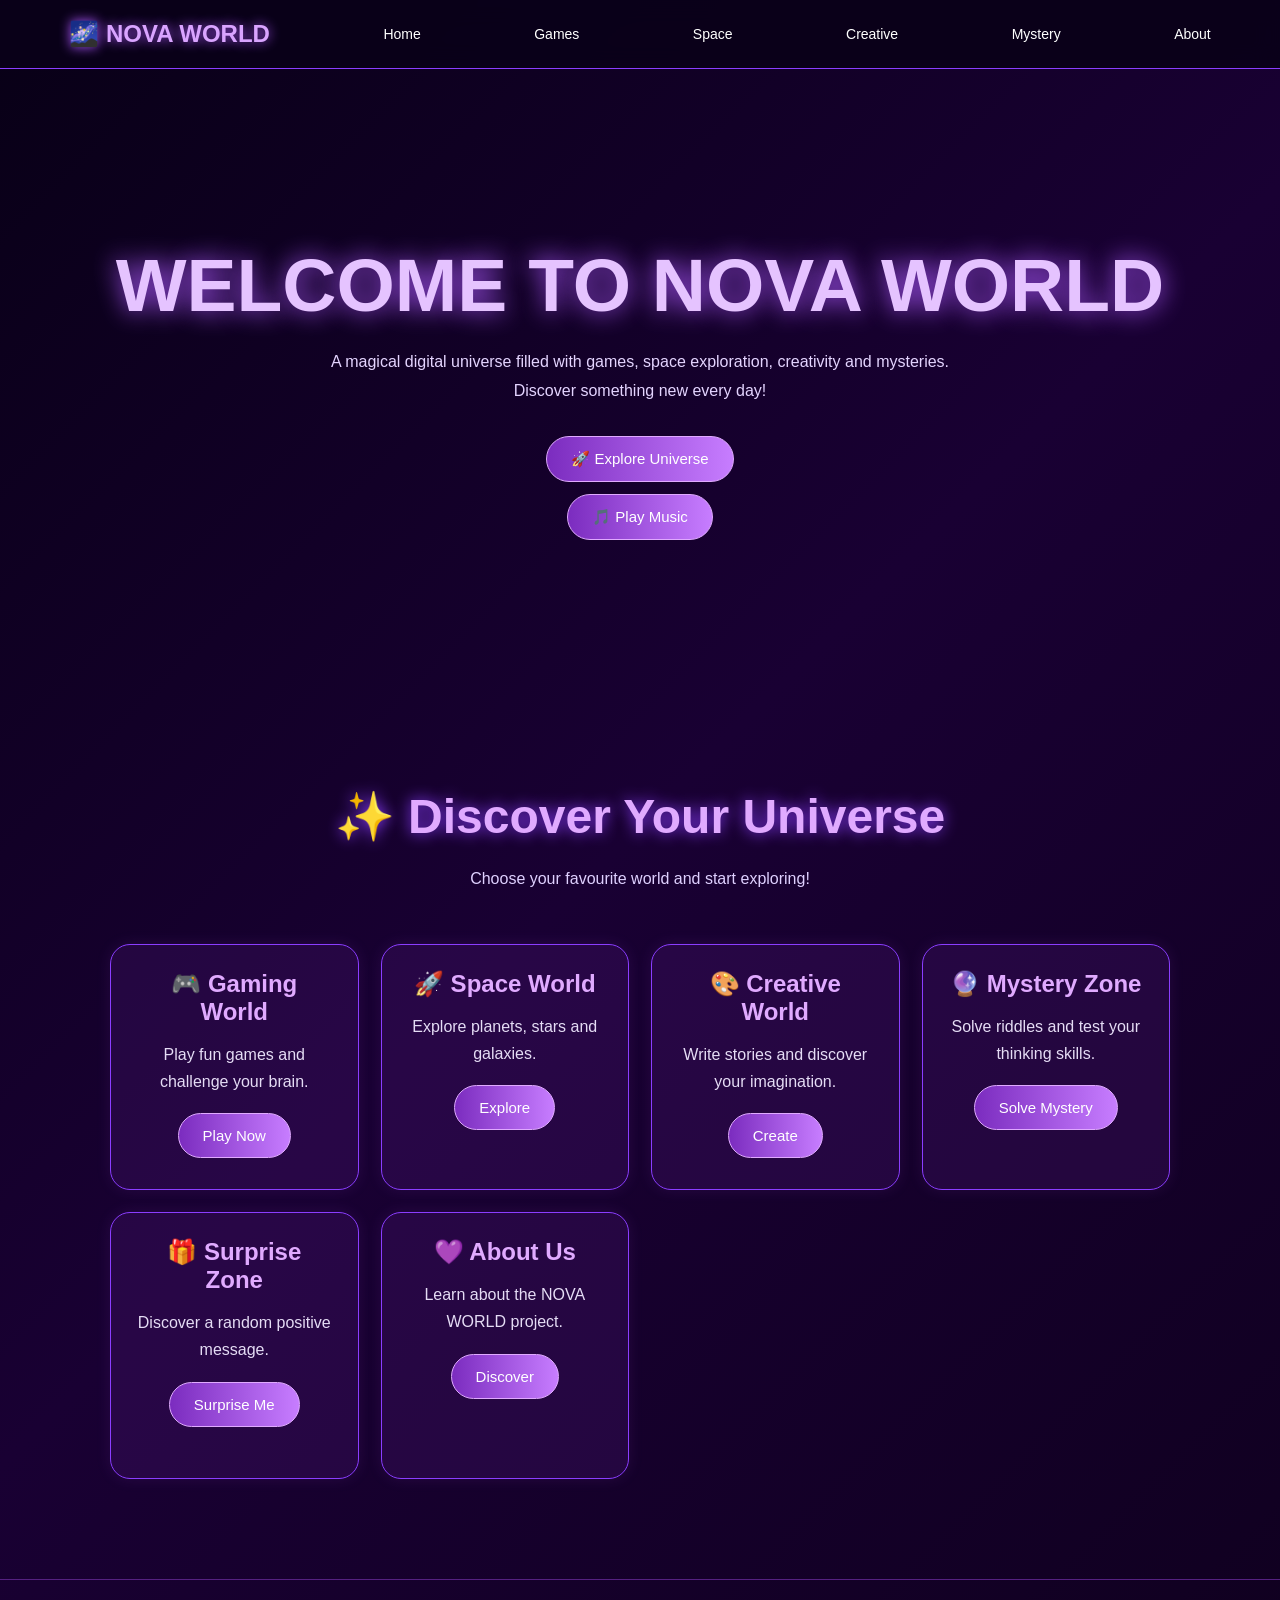
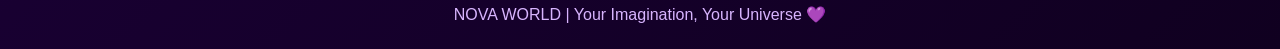
<file: index.html>
<!DOCTYPE html>
<html lang="en">
<head>
    <meta charset="UTF-8">
    <meta name="viewport" content="width=device-width, initial-scale=1.0">
    <title>NOVA WORLD | Explore the Universe</title>
    <link rel="stylesheet" href="style.css">
</head>
<body>

<div id="stars"></div>

<nav>
    <h2>🌌 NOVA WORLD</h2>
    <a href="index.html">Home</a>
    <a href="games.html">Games</a>
    <a href="space.html">Space</a>
    <a href="creative.html">Creative</a>
    <a href="mystery.html">Mystery</a>
    <a href="about.html">About</a>
</nav>

<section class="hero">
    <h1>WELCOME TO NOVA WORLD</h1>

    <p>
        A magical digital universe filled with games, space exploration,
        creativity and mysteries. Discover something new every day!
    </p>

    <a href="space.html">
        <button>🚀 Explore Universe</button>
    </a>

    <button onclick="toggleMusic()" id="musicButton">
        🎵 Play Music
    </button>

    <p id="musicStatus"></p>
</section>

<section class="content">
    <h1>✨ Discover Your Universe</h1>
    <p>Choose your favourite world and start exploring!</p>

    <div class="cards">

        <article class="card">
            <h2>🎮 Gaming World</h2>
            <p>Play fun games and challenge your brain.</p>
            <a href="games.html"><button>Play Now</button></a>
        </article>

        <article class="card">
            <h2>🚀 Space World</h2>
            <p>Explore planets, stars and galaxies.</p>
            <a href="space.html"><button>Explore</button></a>
        </article>

        <article class="card">
            <h2>🎨 Creative World</h2>
            <p>Write stories and discover your imagination.</p>
            <a href="creative.html"><button>Create</button></a>
        </article>

        <article class="card">
            <h2>🔮 Mystery Zone</h2>
            <p>Solve riddles and test your thinking skills.</p>
            <a href="mystery.html"><button>Solve Mystery</button></a>
        </article>

        <article class="card">
            <h2>🎁 Surprise Zone</h2>
            <p>Discover a random positive message.</p>
            <button onclick="surprise()">Surprise Me</button>
            <p id="surpriseText" class="result"></p>
        </article>

        <article class="card">
            <h2>💜 About Us</h2>
            <p>Learn about the NOVA WORLD project.</p>
            <a href="about.html"><button>Discover</button></a>
        </article>

    </div>
</section>

<footer>
    NOVA WORLD | Your Imagination, Your Universe 💜
</footer>

<script src="script.js"></script>
</body>
</html>
</file>
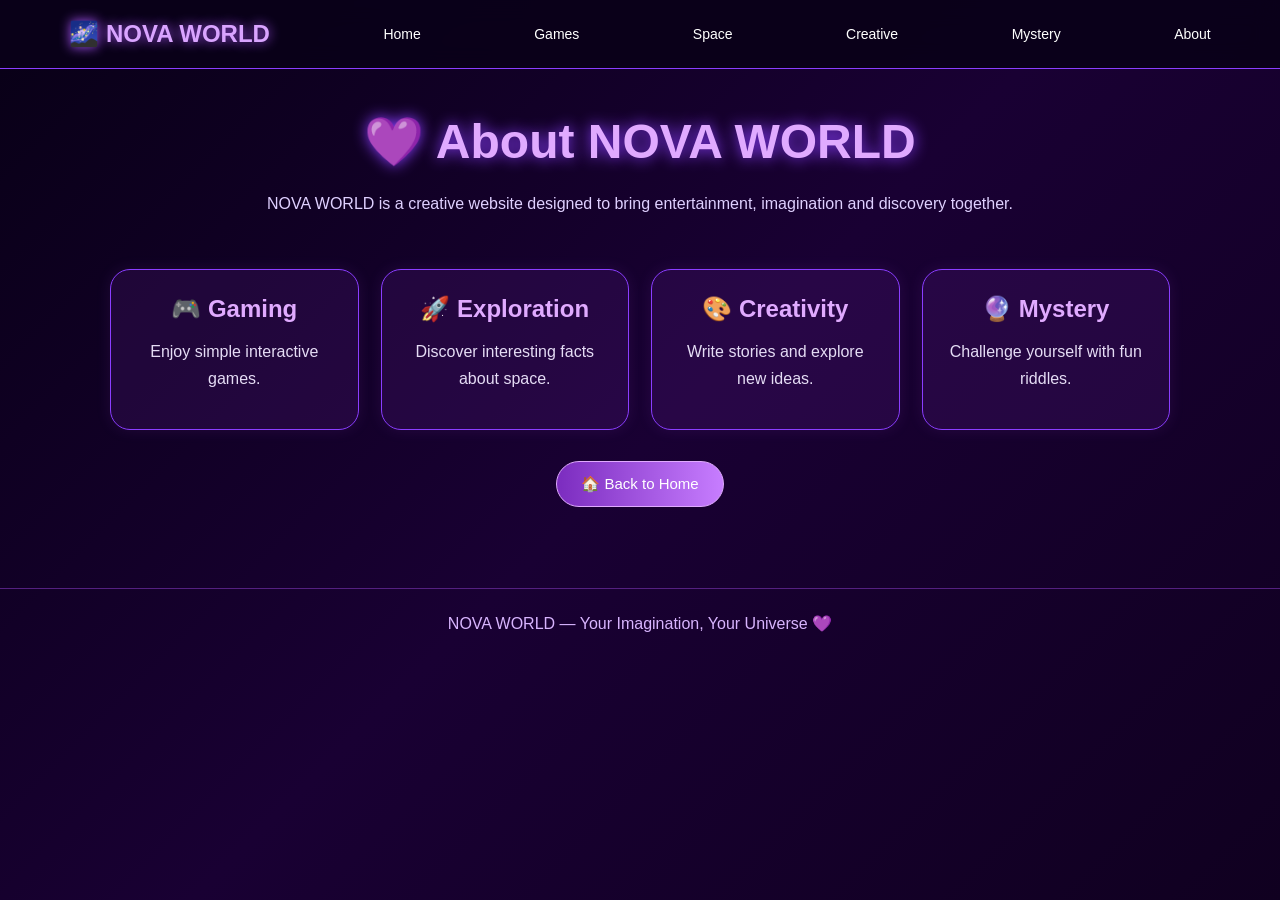
<file: about.html>
<!DOCTYPE html>
<html lang="en">
<head>
    <meta charset="UTF-8">
    <meta name="viewport" content="width=device-width, initial-scale=1.0">
    <title>NOVA WORLD | About</title>
    <link rel="stylesheet" href="style.css">
</head>
<body>

<div id="stars"></div>

<nav>
    <h2>🌌 NOVA WORLD</h2>
    <a href="index.html">Home</a>
    <a href="games.html">Games</a>
    <a href="space.html">Space</a>
    <a href="creative.html">Creative</a>
    <a href="mystery.html">Mystery</a>
    <a href="about.html">About</a>
</nav>

<section class="content">
    <h1>💜 About NOVA WORLD</h1>

    <p>
        NOVA WORLD is a creative website designed to bring
        entertainment, imagination and discovery together.
    </p>

    <div class="cards">

        <div class="card">
            <h2>🎮 Gaming</h2>
            <p>Enjoy simple interactive games.</p>
        </div>

        <div class="card">
            <h2>🚀 Exploration</h2>
            <p>Discover interesting facts about space.</p>
        </div>

        <div class="card">
            <h2>🎨 Creativity</h2>
            <p>Write stories and explore new ideas.</p>
        </div>

        <div class="card">
            <h2>🔮 Mystery</h2>
            <p>Challenge yourself with fun riddles.</p>
        </div>

    </div>

    <a href="index.html">
        <button>🏠 Back to Home</button>
    </a>
</section>

<footer>NOVA WORLD — Your Imagination, Your Universe 💜</footer>

<script src="script.js"></script>
</body>
</html>
</file>
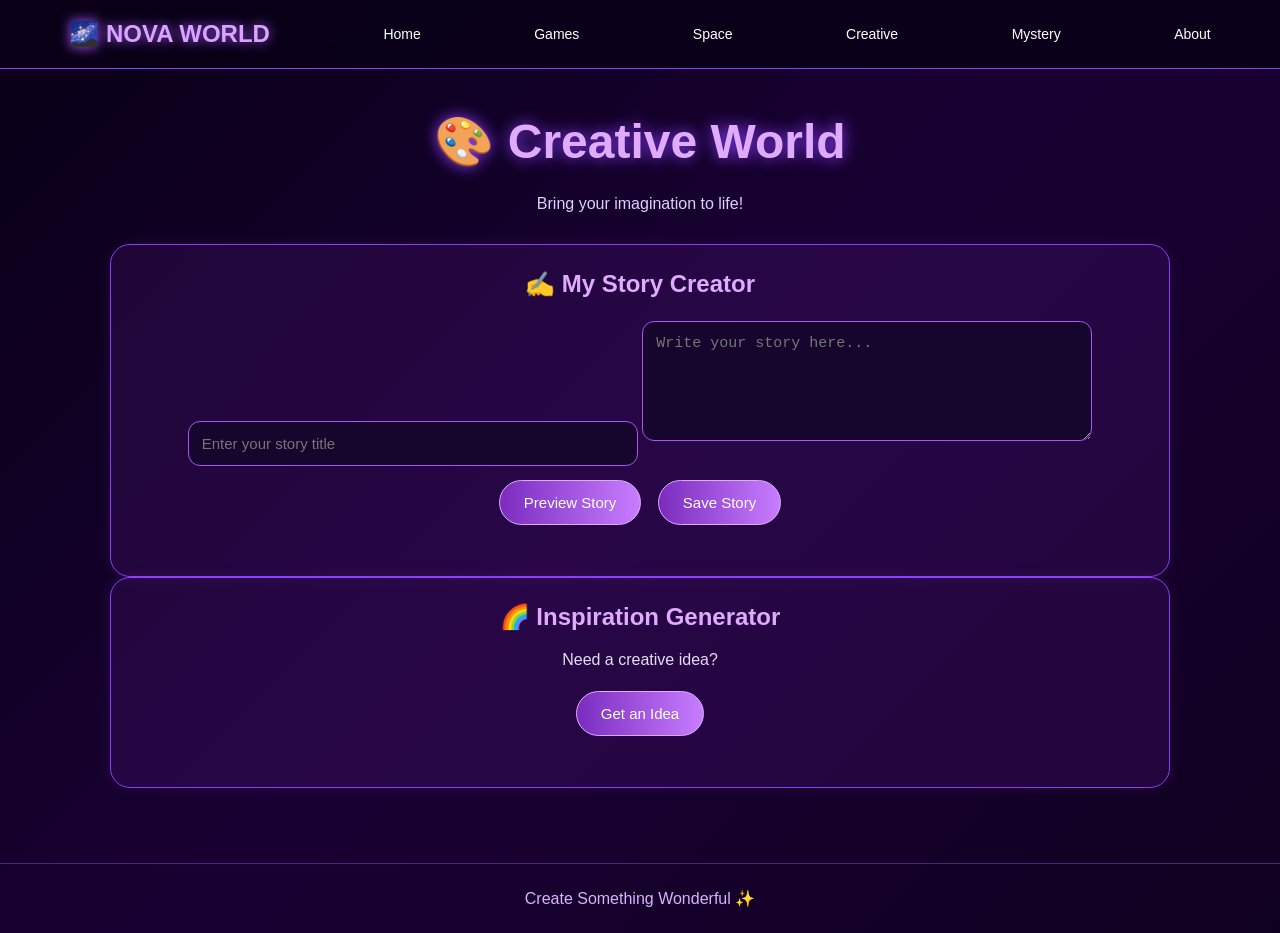
<file: creative.html>
<!DOCTYPE html>
<html lang="en">
<head>
    <meta charset="UTF-8">
    <meta name="viewport" content="width=device-width, initial-scale=1.0">
    <title>NOVA WORLD | Creative</title>
    <link rel="stylesheet" href="style.css">
</head>
<body>

<div id="stars"></div>

<nav>
    <h2>🌌 NOVA WORLD</h2>
    <a href="index.html">Home</a>
    <a href="games.html">Games</a>
    <a href="space.html">Space</a>
    <a href="creative.html">Creative</a>
    <a href="mystery.html">Mystery</a>
    <a href="about.html">About</a>
</nav>

<section class="content">
    <h1>🎨 Creative World</h1>
    <p>Bring your imagination to life!</p>

    <div class="card">
        <h2>✍️ My Story Creator</h2>

        <input id="storyTitle" placeholder="Enter your story title">

        <textarea id="storyText"
                  placeholder="Write your story here..."></textarea>

        <br>

        <button onclick="showStory()">Preview Story</button>
        <button onclick="downloadStory()">Save Story</button>

        <h2 id="previewTitle"></h2>
        <p id="previewStory" class="result"></p>
    </div>

    <div class="card">
        <h2>🌈 Inspiration Generator</h2>
        <p>Need a creative idea?</p>
        <button onclick="getIdea()">Get an Idea</button>
        <p id="ideaResult" class="result"></p>
    </div>
</section>

<footer>Create Something Wonderful ✨</footer>

<script src="script.js"></script>
</body>
</html>
</file>
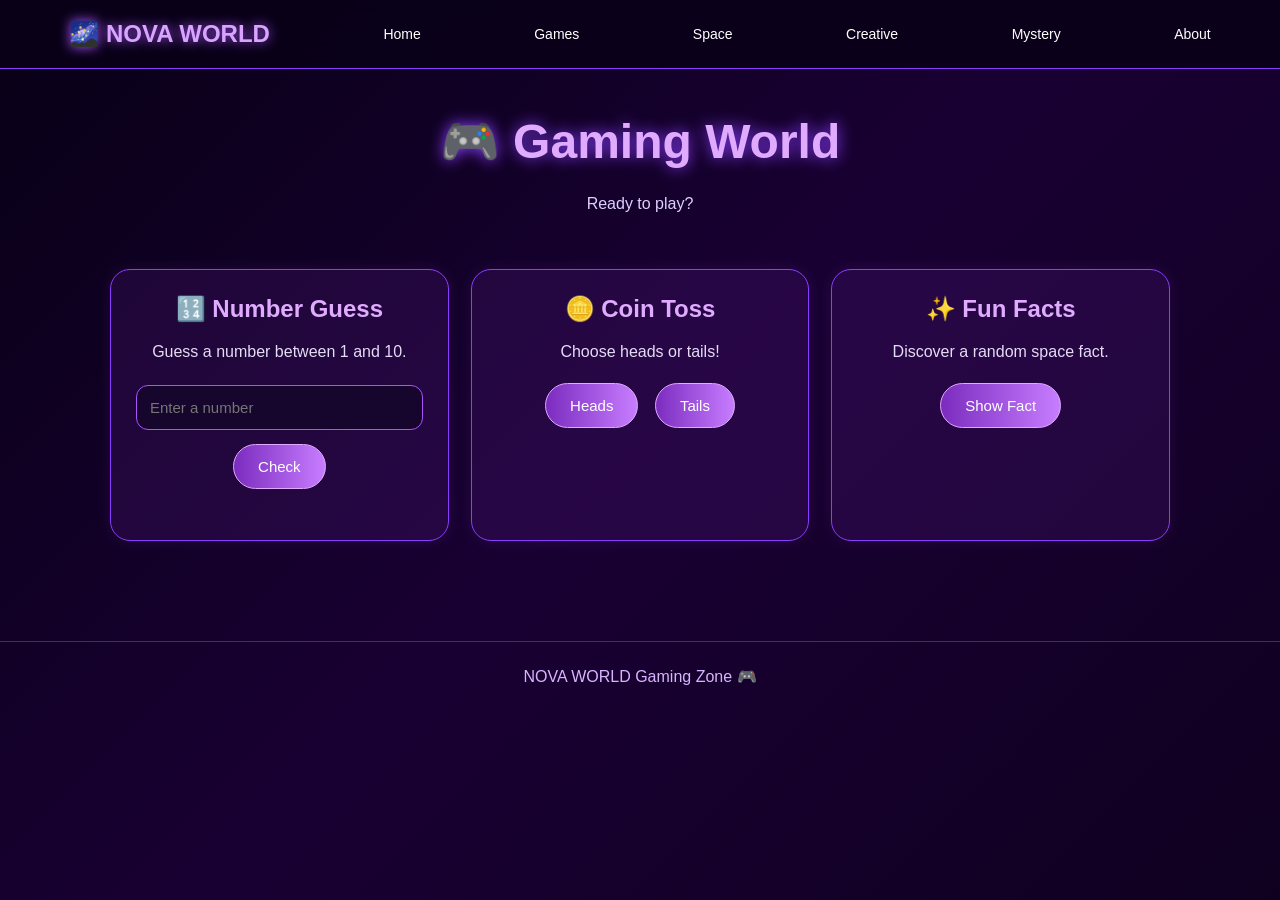
<file: games.html>
<!DOCTYPE html>
<html lang="en">
<head>
    <meta charset="UTF-8">
    <meta name="viewport" content="width=device-width, initial-scale=1.0">
    <title>NOVA WORLD | Games</title>
    <link rel="stylesheet" href="style.css">
</head>
<body>

<div id="stars"></div>

<nav>
    <h2>🌌 NOVA WORLD</h2>
    <a href="index.html">Home</a>
    <a href="games.html">Games</a>
    <a href="space.html">Space</a>
    <a href="creative.html">Creative</a>
    <a href="mystery.html">Mystery</a>
    <a href="about.html">About</a>
</nav>

<section class="content">
    <h1>🎮 Gaming World</h1>
    <p>Ready to play?</p>

    <div class="cards">

        <div class="card">
            <h2>🔢 Number Guess</h2>
            <p>Guess a number between 1 and 10.</p>

            <input type="number" id="guess" min="1" max="10"
                   placeholder="Enter a number">

            <button onclick="checkGuess()">Check</button>
            <p id="guessResult" class="result"></p>
        </div>

        <div class="card">
            <h2>🪙 Coin Toss</h2>
            <p>Choose heads or tails!</p>

            <button onclick="coinToss('Heads')">Heads</button>
            <button onclick="coinToss('Tails')">Tails</button>

            <p id="coinResult" class="result"></p>
        </div>

        <div class="card">
            <h2>✨ Fun Facts</h2>
            <p>Discover a random space fact.</p>

            <button onclick="showFact()">Show Fact</button>
            <p id="factResult" class="result"></p>
        </div>

    </div>
</section>

<footer>NOVA WORLD Gaming Zone 🎮</footer>

<script src="script.js"></script>
</body>
</html>
</file>
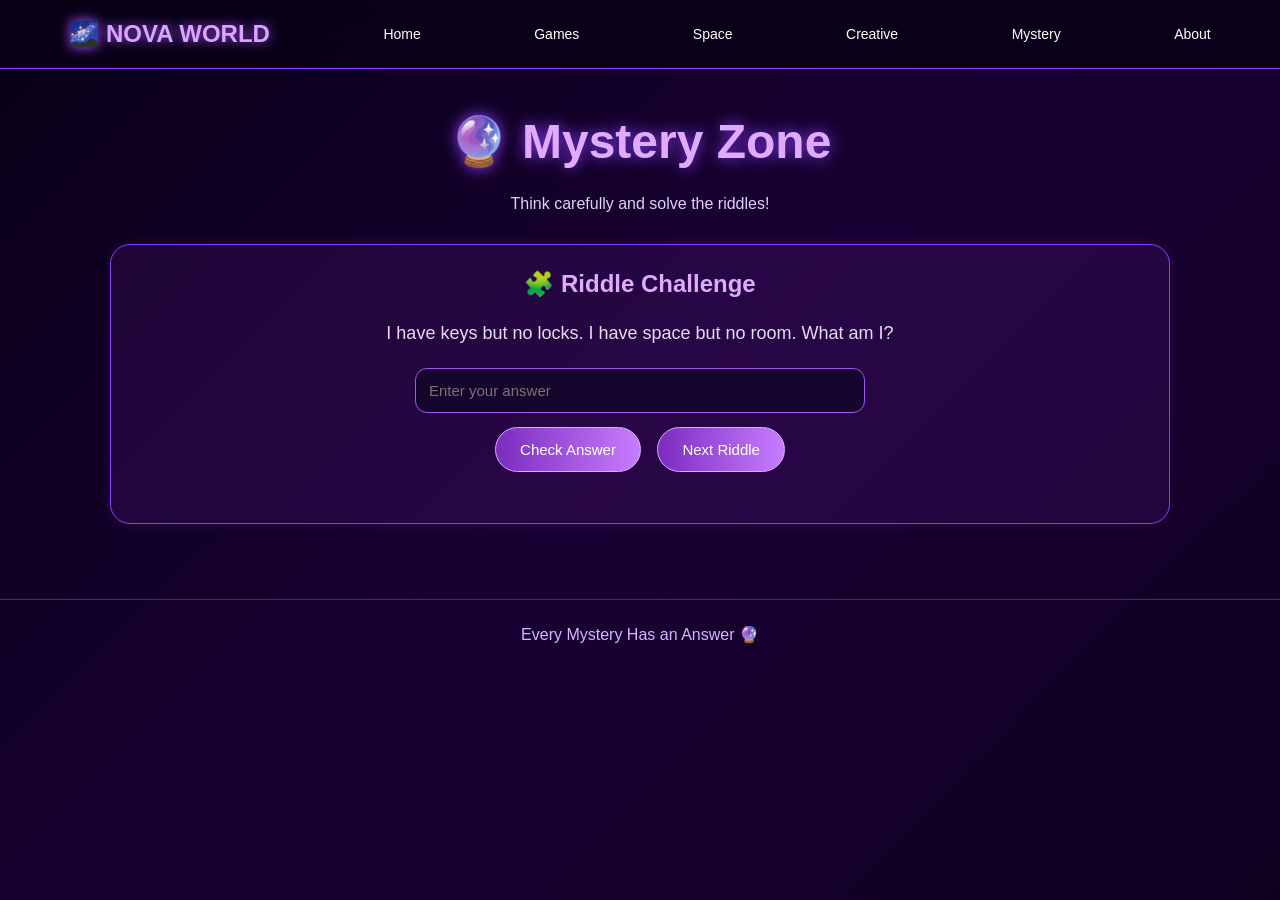
<file: mystery.html>
<!DOCTYPE html>
<html lang="en">
<head>
    <meta charset="UTF-8">
    <meta name="viewport" content="width=device-width, initial-scale=1.0">
    <title>NOVA WORLD | Mystery</title>
    <link rel="stylesheet" href="style.css">
</head>
<body>

<div id="stars"></div>

<nav>
    <h2>🌌 NOVA WORLD</h2>
    <a href="index.html">Home</a>
    <a href="games.html">Games</a>
    <a href="space.html">Space</a>
    <a href="creative.html">Creative</a>
    <a href="mystery.html">Mystery</a>
    <a href="about.html">About</a>
</nav>

<section class="content">
    <h1>🔮 Mystery Zone</h1>
    <p>Think carefully and solve the riddles!</p>

    <div class="card">
        <h2>🧩 Riddle Challenge</h2>

        <p id="riddleQuestion" class="result">
            I have keys but no locks. I have space but no room. What am I?
        </p>

        <input id="riddleAnswer" placeholder="Enter your answer">

        <br>

        <button onclick="checkRiddle()">Check Answer</button>
        <button onclick="nextRiddle()">Next Riddle</button>

        <p id="riddleResult" class="result"></p>
    </div>
</section>

<footer>Every Mystery Has an Answer 🔮</footer>

<script src="script.js"></script>
</body>
</html>
</file>
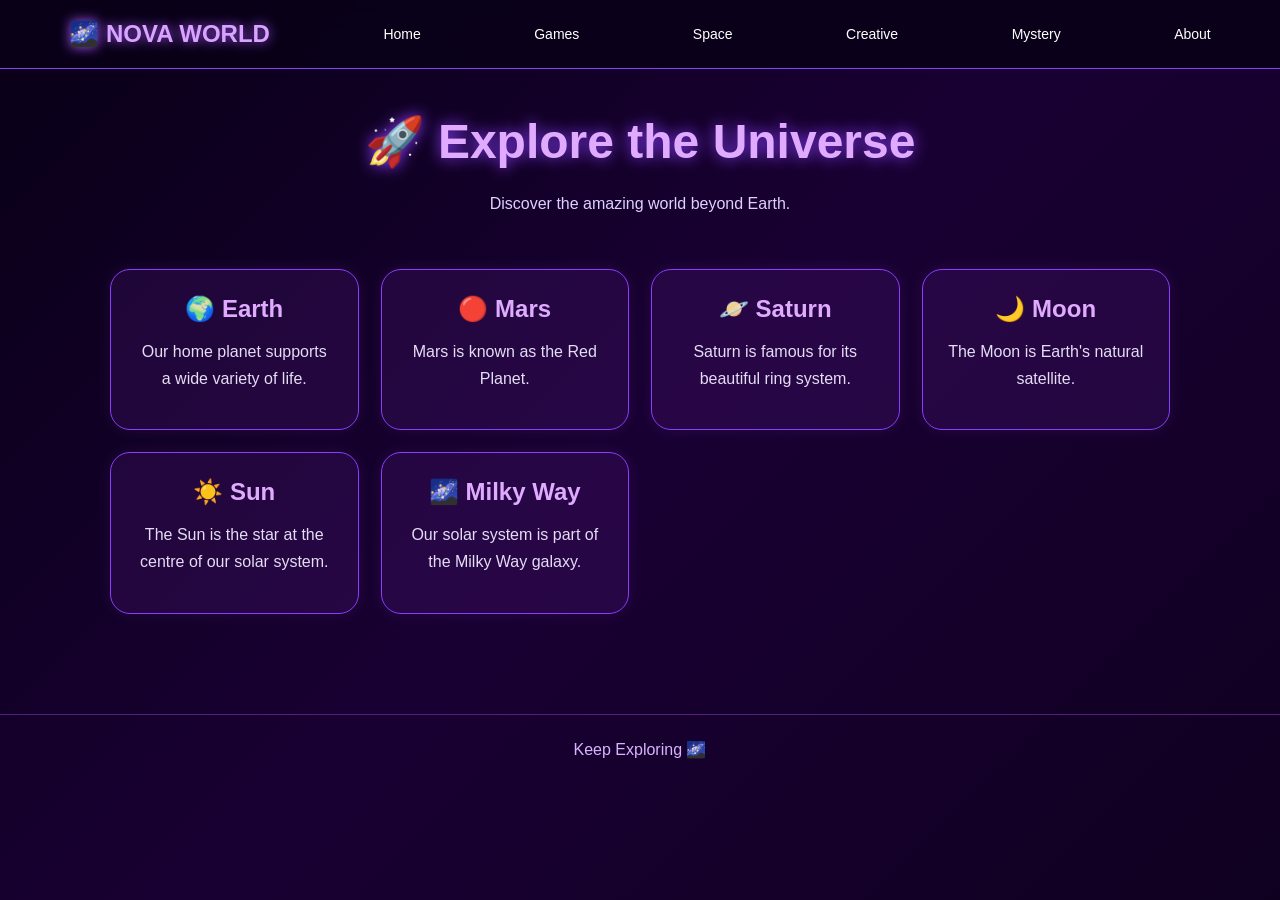
<file: space.html>
<!DOCTYPE html>
<html lang="en">
<head>
    <meta charset="UTF-8">
    <meta name="viewport" content="width=device-width, initial-scale=1.0">
    <title>NOVA WORLD | Space</title>
    <link rel="stylesheet" href="style.css">
</head>
<body>

<div id="stars"></div>

<nav>
    <h2>🌌 NOVA WORLD</h2>
    <a href="index.html">Home</a>
    <a href="games.html">Games</a>
    <a href="space.html">Space</a>
    <a href="creative.html">Creative</a>
    <a href="mystery.html">Mystery</a>
    <a href="about.html">About</a>
</nav>

<section class="content">
    <h1>🚀 Explore the Universe</h1>
    <p>Discover the amazing world beyond Earth.</p>

    <div class="cards">

        <div class="card">
            <h2>🌍 Earth</h2>
            <p>Our home planet supports a wide variety of life.</p>
        </div>

        <div class="card">
            <h2>🔴 Mars</h2>
            <p>Mars is known as the Red Planet.</p>
        </div>

        <div class="card">
            <h2>🪐 Saturn</h2>
            <p>Saturn is famous for its beautiful ring system.</p>
        </div>

        <div class="card">
            <h2>🌙 Moon</h2>
            <p>The Moon is Earth's natural satellite.</p>
        </div>

        <div class="card">
            <h2>☀️ Sun</h2>
            <p>The Sun is the star at the centre of our solar system.</p>
        </div>

        <div class="card">
            <h2>🌌 Milky Way</h2>
            <p>Our solar system is part of the Milky Way galaxy.</p>
        </div>

    </div>
</section>

<footer>Keep Exploring 🌌</footer>

<script src="script.js"></script>
</body>
</html>
</file>
<file: style.css>
* {
    margin: 0;
    padding: 0;
    box-sizing: border-box;
}

html {
    scroll-behavior: smooth;
}

body {
    min-height: 100vh;
    background: linear-gradient(135deg, #080016, #190033, #100020);
    color: white;
    font-family: Arial, sans-serif;
    overflow-x: hidden;
}

/* NAVIGATION */
nav {
    position: sticky;
    top: 0;
    z-index: 100;
    display: flex;
    align-items: center;
    justify-content: space-around;
    flex-wrap: wrap;
    gap: 15px;
    padding: 20px;
    background: rgba(10, 0, 25, 0.94);
    border-bottom: 1px solid #8b3dff;
    backdrop-filter: blur(12px);
}

nav h2 {
    color: #d9a4ff;
    text-shadow: 0 0 12px #a855f7;
}

nav a {
    color: white;
    text-decoration: none;
    font-size: 14px;
    transition: 0.3s;
}

nav a:hover {
    color: #e0aaff;
    text-shadow: 0 0 10px #c77dff;
}

/* HERO SECTION */
.hero {
    min-height: 75vh;
    display: flex;
    flex-direction: column;
    justify-content: center;
    align-items: center;
    text-align: center;
    padding: 45px 20px;
    position: relative;
    z-index: 1;
}

.hero h1 {
    font-size: clamp(38px, 7vw, 75px);
    color: #e5c3ff;
    text-shadow: 0 0 25px #a855f7;
    margin-bottom: 20px;
    animation: glow 3s infinite alternate;
}

.hero p {
    max-width: 650px;
    line-height: 1.8;
    color: #e4d4ff;
    margin-bottom: 25px;
}

@keyframes glow {
    from {
        text-shadow: 0 0 10px #8b3dff;
    }
    to {
        text-shadow: 0 0 30px #e0aaff;
    }
}

/* BUTTONS */
button {
    background: linear-gradient(90deg, #7b2cbf, #c77dff);
    color: white;
    border: 1px solid #e0aaff;
    border-radius: 30px;
    padding: 13px 24px;
    cursor: pointer;
    font-size: 15px;
    margin: 6px;
    transition: 0.3s;
}

button:hover {
    transform: translateY(-3px);
    box-shadow: 0 0 20px #a855f7;
}

/* PAGE CONTENT */
.content {
    max-width: 1100px;
    margin: auto;
    padding: 45px 20px;
    text-align: center;
    position: relative;
    z-index: 1;
}

.content h1 {
    font-size: clamp(30px, 5vw, 48px);
    color: #e0aaff;
    margin-bottom: 20px;
    text-shadow: 0 0 15px #8b3dff;
}

.content > p {
    color: #dfd0ff;
    line-height: 1.8;
    margin-bottom: 25px;
}

/* CARDS */
.cards {
    display: grid;
    grid-template-columns: repeat(auto-fit, minmax(220px, 1fr));
    gap: 22px;
    padding: 25px 0;
}

.card {
    background: rgba(100, 30, 150, 0.2);
    border: 1px solid #8b3dff;
    border-radius: 20px;
    padding: 25px;
    text-align: center;
    box-shadow: 0 0 15px rgba(157, 78, 221, 0.12);
    transition: 0.3s;
}

.card:hover {
    transform: translateY(-7px);
    box-shadow: 0 0 25px rgba(192, 132, 252, 0.45);
    border-color: #e0aaff;
}

.card h2 {
    color: #e0aaff;
    margin-bottom: 15px;
}

.card p {
    color: #e5dcf5;
    line-height: 1.7;
    margin-bottom: 12px;
}

.card a {
    text-decoration: none;
}

/* INPUTS */
input,
textarea {
    width: min(100%, 450px);
    background: #16052d;
    color: white;
    border: 1px solid #a855f7;
    border-radius: 12px;
    padding: 13px;
    margin: 8px 0;
    font-size: 15px;
}

textarea {
    resize: vertical;
    min-height: 120px;
}

input:focus,
textarea:focus {
    outline: 2px solid #c77dff;
}

/* OUTPUT */
.result {
    color: #e0aaff;
    font-size: 18px;
    margin: 20px 0;
    overflow-wrap: anywhere;
}

/* STARS */
#stars {
    position: fixed;
    inset: 0;
    width: 100%;
    height: 100%;
    overflow: hidden;
    pointer-events: none;
    z-index: 0;
}

.star {
    position: absolute;
    color: white;
    animation: floatStar linear infinite;
    opacity: 0;
}

@keyframes floatStar {
    0% {
        transform: translateY(105vh) rotate(0deg);
        opacity: 0;
    }
    15%, 80% {
        opacity: 0.8;
    }
    100% {
        transform: translateY(-30px) rotate(180deg);
        opacity: 0;
    }
}

/* FOOTER */
footer {
    text-align: center;
    padding: 25px 15px;
    color: #d8b4fe;
    border-top: 1px solid #542080;
    margin-top: 30px;
    position: relative;
    z-index: 1;
}

/* MOBILE DESIGN */
@media (max-width: 600px) {
    nav {
        gap: 12px;
        padding: 15px 10px;
    }

    nav h2 {
        width: 100%;
        text-align: center;
    }

    nav a {
        font-size: 12px;
    }

    .hero {
        min-height: 65vh;
    }

    .content {
        padding: 30px 15px;
    }

    .card {
        padding: 20px;
    }
}
</file>
